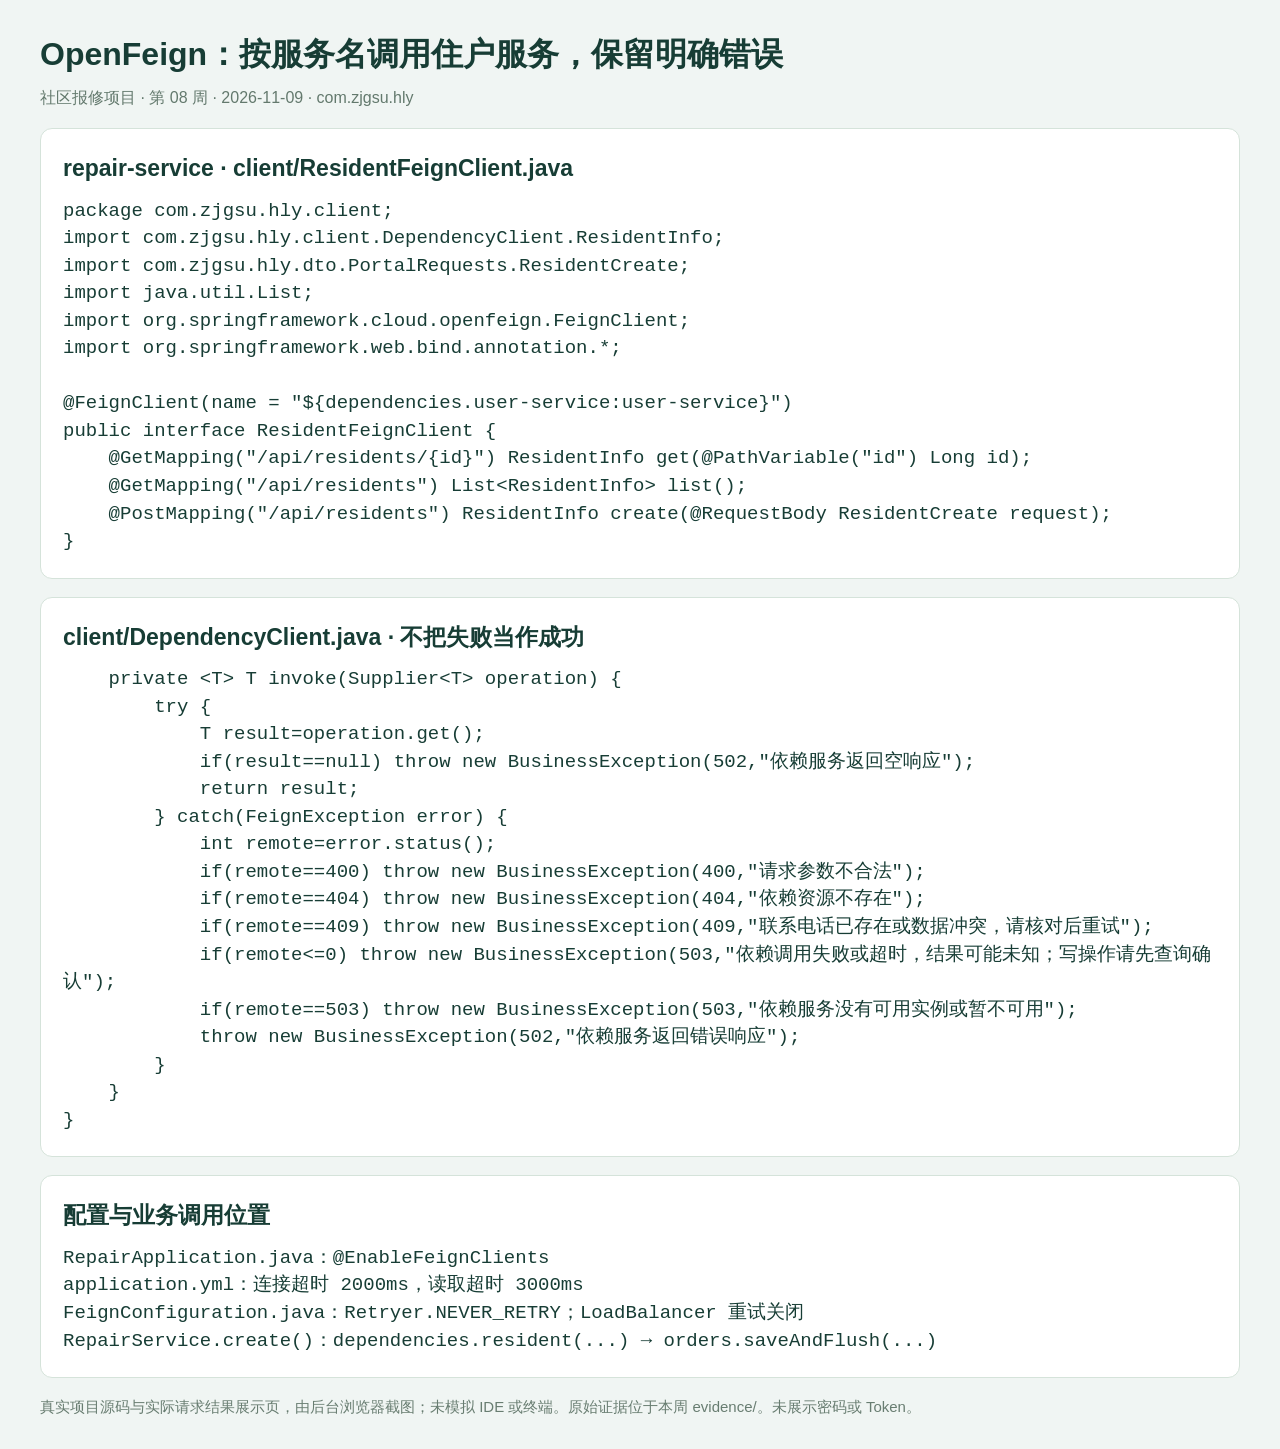
<file: docs/homework/week-08/evidence/01-feign.html>
<!doctype html><meta charset="utf-8"><style>*{box-sizing:border-box}body{margin:0;padding:30px 40px;background:#f0f5f3;color:#173d35;font:19px/1.5 "Microsoft YaHei",sans-serif}h1{font-size:32px;margin:0 0 7px}h2{font-size:23px;margin:0 0 12px}.meta{font-size:16px;color:#63796d}p{margin:8px 0}.card{background:white;border:1px solid #d5e3da;border-radius:12px;padding:22px;margin-top:18px}pre{white-space:pre-wrap;overflow-wrap:anywhere;font:19px/1.45 Consolas,"Microsoft YaHei",monospace;margin:0}table{width:100%;border-collapse:collapse;font-size:20px}th,td{text-align:left;padding:11px;border-bottom:1px solid #dce7df;vertical-align:top}th{background:#eef6f1}.good{color:#087354;font-weight:700}.bad{color:#b54024;font-weight:700}.grid{display:grid;grid-template-columns:1fr 1fr;gap:20px}footer{font-size:15px;color:#687d71;margin-top:18px}</style><h1>OpenFeign：按服务名调用住户服务，保留明确错误</h1><p class="meta">社区报修项目 · 第 08 周 · 2026-11-09 · com.zjgsu.hly</p><div class="card"><h2>repair-service · client/ResidentFeignClient.java</h2><pre>package com.zjgsu.hly.client;
import com.zjgsu.hly.client.DependencyClient.ResidentInfo;
import com.zjgsu.hly.dto.PortalRequests.ResidentCreate;
import java.util.List;
import org.springframework.cloud.openfeign.FeignClient;
import org.springframework.web.bind.annotation.*;

@FeignClient(name = &quot;${dependencies.user-service:user-service}&quot;)
public interface ResidentFeignClient {
    @GetMapping(&quot;/api/residents/{id}&quot;) ResidentInfo get(@PathVariable(&quot;id&quot;) Long id);
    @GetMapping(&quot;/api/residents&quot;) List&lt;ResidentInfo&gt; list();
    @PostMapping(&quot;/api/residents&quot;) ResidentInfo create(@RequestBody ResidentCreate request);
}
</pre></div><div class="card"><h2>client/DependencyClient.java · 不把失败当作成功</h2><pre>    private &lt;T&gt; T invoke(Supplier&lt;T&gt; operation) {
        try {
            T result=operation.get();
            if(result==null) throw new BusinessException(502,&quot;依赖服务返回空响应&quot;);
            return result;
        } catch(FeignException error) {
            int remote=error.status();
            if(remote==400) throw new BusinessException(400,&quot;请求参数不合法&quot;);
            if(remote==404) throw new BusinessException(404,&quot;依赖资源不存在&quot;);
            if(remote==409) throw new BusinessException(409,&quot;联系电话已存在或数据冲突，请核对后重试&quot;);
            if(remote&lt;=0) throw new BusinessException(503,&quot;依赖调用失败或超时，结果可能未知；写操作请先查询确认&quot;);
            if(remote==503) throw new BusinessException(503,&quot;依赖服务没有可用实例或暂不可用&quot;);
            throw new BusinessException(502,&quot;依赖服务返回错误响应&quot;);
        }
    }
}
</pre></div><div class="card"><h2>配置与业务调用位置</h2><pre>RepairApplication.java：@EnableFeignClients
application.yml：连接超时 2000ms，读取超时 3000ms
FeignConfiguration.java：Retryer.NEVER_RETRY；LoadBalancer 重试关闭
RepairService.create()：dependencies.resident(...) → orders.saveAndFlush(...)</pre></div><footer>真实项目源码与实际请求结果展示页，由后台浏览器截图；未模拟 IDE 或终端。原始证据位于本周 evidence/。未展示密码或 Token。</footer>
</file>
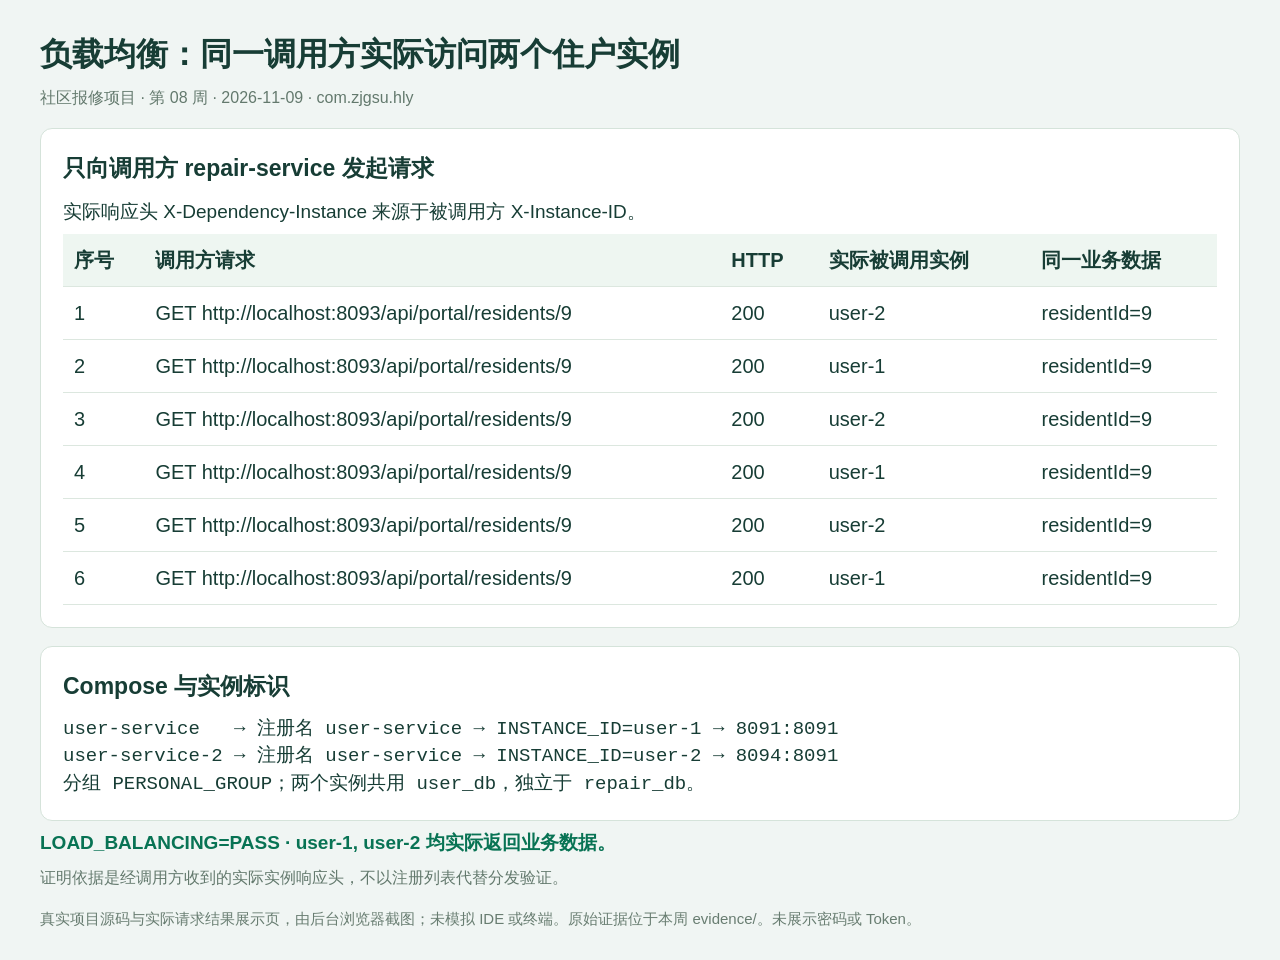
<file: docs/homework/week-08/evidence/02-load-balancing.html>
<!doctype html><meta charset="utf-8"><style>*{box-sizing:border-box}body{margin:0;padding:30px 40px;background:#f0f5f3;color:#173d35;font:19px/1.5 "Microsoft YaHei",sans-serif}h1{font-size:32px;margin:0 0 7px}h2{font-size:23px;margin:0 0 12px}.meta{font-size:16px;color:#63796d}p{margin:8px 0}.card{background:white;border:1px solid #d5e3da;border-radius:12px;padding:22px;margin-top:18px}pre{white-space:pre-wrap;overflow-wrap:anywhere;font:19px/1.45 Consolas,"Microsoft YaHei",monospace;margin:0}table{width:100%;border-collapse:collapse;font-size:20px}th,td{text-align:left;padding:11px;border-bottom:1px solid #dce7df;vertical-align:top}th{background:#eef6f1}.good{color:#087354;font-weight:700}.bad{color:#b54024;font-weight:700}.grid{display:grid;grid-template-columns:1fr 1fr;gap:20px}footer{font-size:15px;color:#687d71;margin-top:18px}</style><h1>负载均衡：同一调用方实际访问两个住户实例</h1><p class="meta">社区报修项目 · 第 08 周 · 2026-11-09 · com.zjgsu.hly</p><div class="card"><h2>只向调用方 repair-service 发起请求</h2><p>实际响应头 X-Dependency-Instance 来源于被调用方 X-Instance-ID。</p><table><tr><th>序号</th><th>调用方请求</th><th>HTTP</th><th>实际被调用实例</th><th>同一业务数据</th></tr><tr><td>1</td><td>GET http://localhost:8093/api/portal/residents/9</td><td>200</td><td>user-2</td><td>residentId=9</td></tr><tr><td>2</td><td>GET http://localhost:8093/api/portal/residents/9</td><td>200</td><td>user-1</td><td>residentId=9</td></tr><tr><td>3</td><td>GET http://localhost:8093/api/portal/residents/9</td><td>200</td><td>user-2</td><td>residentId=9</td></tr><tr><td>4</td><td>GET http://localhost:8093/api/portal/residents/9</td><td>200</td><td>user-1</td><td>residentId=9</td></tr><tr><td>5</td><td>GET http://localhost:8093/api/portal/residents/9</td><td>200</td><td>user-2</td><td>residentId=9</td></tr><tr><td>6</td><td>GET http://localhost:8093/api/portal/residents/9</td><td>200</td><td>user-1</td><td>residentId=9</td></tr></table></div><div class="card"><h2>Compose 与实例标识</h2><pre>user-service   → 注册名 user-service → INSTANCE_ID=user-1 → 8091:8091
user-service-2 → 注册名 user-service → INSTANCE_ID=user-2 → 8094:8091
分组 PERSONAL_GROUP；两个实例共用 user_db，独立于 repair_db。</pre></div><p class="good">LOAD_BALANCING=PASS · user-1, user-2 均实际返回业务数据。</p><p class="meta">证明依据是经调用方收到的实际实例响应头，不以注册列表代替分发验证。</p><footer>真实项目源码与实际请求结果展示页，由后台浏览器截图；未模拟 IDE 或终端。原始证据位于本周 evidence/。未展示密码或 Token。</footer>
</file>
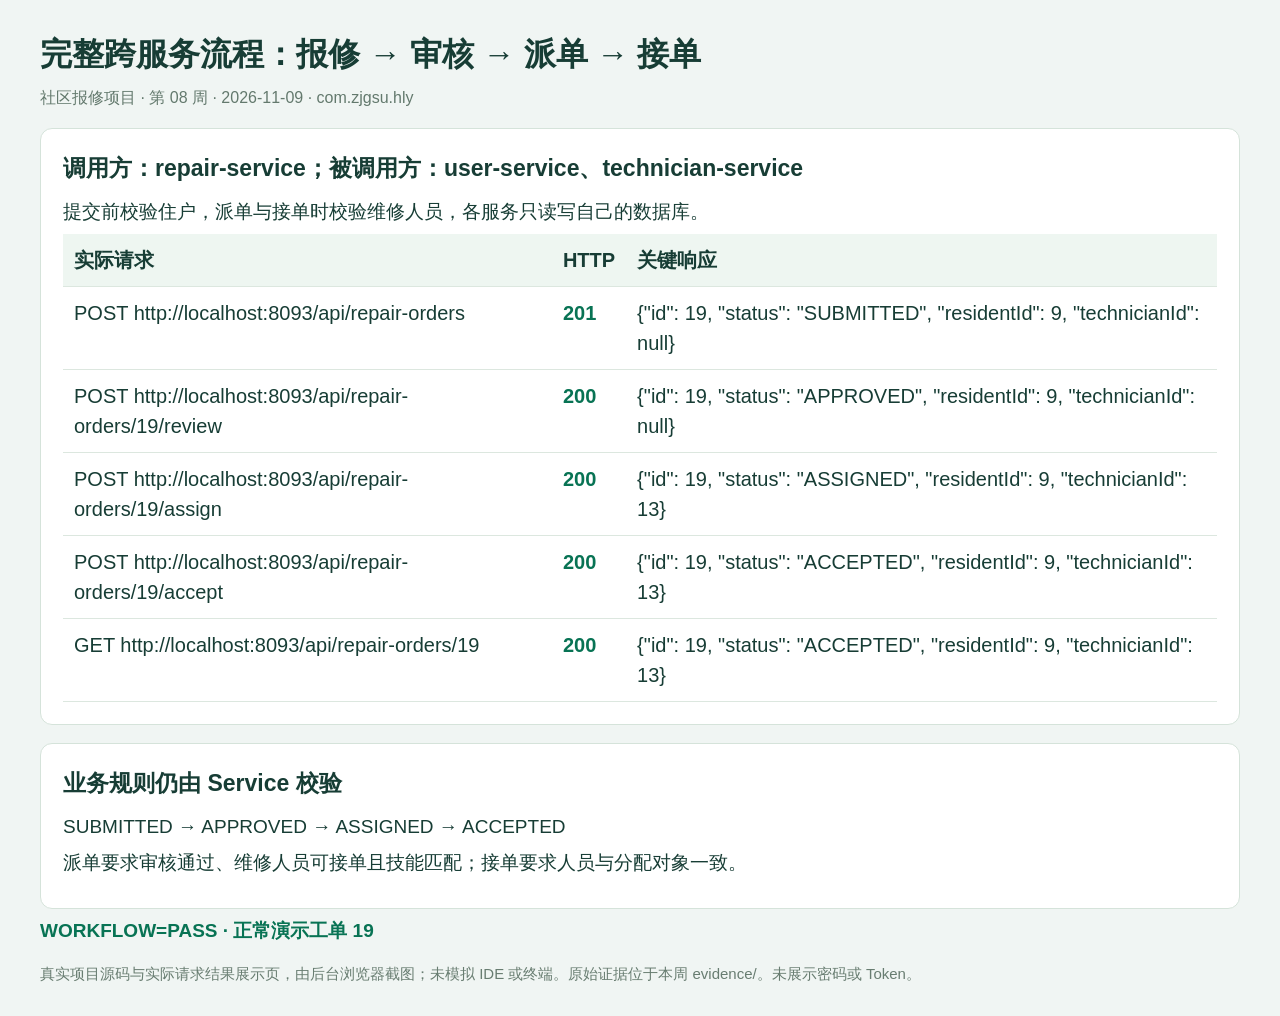
<file: docs/homework/week-08/evidence/03-workflow.html>
<!doctype html><meta charset="utf-8"><style>*{box-sizing:border-box}body{margin:0;padding:30px 40px;background:#f0f5f3;color:#173d35;font:19px/1.5 "Microsoft YaHei",sans-serif}h1{font-size:32px;margin:0 0 7px}h2{font-size:23px;margin:0 0 12px}.meta{font-size:16px;color:#63796d}p{margin:8px 0}.card{background:white;border:1px solid #d5e3da;border-radius:12px;padding:22px;margin-top:18px}pre{white-space:pre-wrap;overflow-wrap:anywhere;font:19px/1.45 Consolas,"Microsoft YaHei",monospace;margin:0}table{width:100%;border-collapse:collapse;font-size:20px}th,td{text-align:left;padding:11px;border-bottom:1px solid #dce7df;vertical-align:top}th{background:#eef6f1}.good{color:#087354;font-weight:700}.bad{color:#b54024;font-weight:700}.grid{display:grid;grid-template-columns:1fr 1fr;gap:20px}footer{font-size:15px;color:#687d71;margin-top:18px}</style><h1>完整跨服务流程：报修 → 审核 → 派单 → 接单</h1><p class="meta">社区报修项目 · 第 08 周 · 2026-11-09 · com.zjgsu.hly</p><div class="card"><h2>调用方：repair-service；被调用方：user-service、technician-service</h2><p>提交前校验住户，派单与接单时校验维修人员，各服务只读写自己的数据库。</p><table><tr><th>实际请求</th><th>HTTP</th><th>关键响应</th></tr><tr><td>POST http://localhost:8093/api/repair-orders</td><td class="good">201</td><td>{&quot;id&quot;: 19, &quot;status&quot;: &quot;SUBMITTED&quot;, &quot;residentId&quot;: 9, &quot;technicianId&quot;: null}</td></tr><tr><td>POST http://localhost:8093/api/repair-orders/19/review</td><td class="good">200</td><td>{&quot;id&quot;: 19, &quot;status&quot;: &quot;APPROVED&quot;, &quot;residentId&quot;: 9, &quot;technicianId&quot;: null}</td></tr><tr><td>POST http://localhost:8093/api/repair-orders/19/assign</td><td class="good">200</td><td>{&quot;id&quot;: 19, &quot;status&quot;: &quot;ASSIGNED&quot;, &quot;residentId&quot;: 9, &quot;technicianId&quot;: 13}</td></tr><tr><td>POST http://localhost:8093/api/repair-orders/19/accept</td><td class="good">200</td><td>{&quot;id&quot;: 19, &quot;status&quot;: &quot;ACCEPTED&quot;, &quot;residentId&quot;: 9, &quot;technicianId&quot;: 13}</td></tr><tr><td>GET http://localhost:8093/api/repair-orders/19</td><td class="good">200</td><td>{&quot;id&quot;: 19, &quot;status&quot;: &quot;ACCEPTED&quot;, &quot;residentId&quot;: 9, &quot;technicianId&quot;: 13}</td></tr></table></div><div class="card"><h2>业务规则仍由 Service 校验</h2><p>SUBMITTED → APPROVED → ASSIGNED → ACCEPTED</p><p>派单要求审核通过、维修人员可接单且技能匹配；接单要求人员与分配对象一致。</p></div><p class="good">WORKFLOW=PASS · 正常演示工单 19</p><footer>真实项目源码与实际请求结果展示页，由后台浏览器截图；未模拟 IDE 或终端。原始证据位于本周 evidence/。未展示密码或 Token。</footer>
</file>
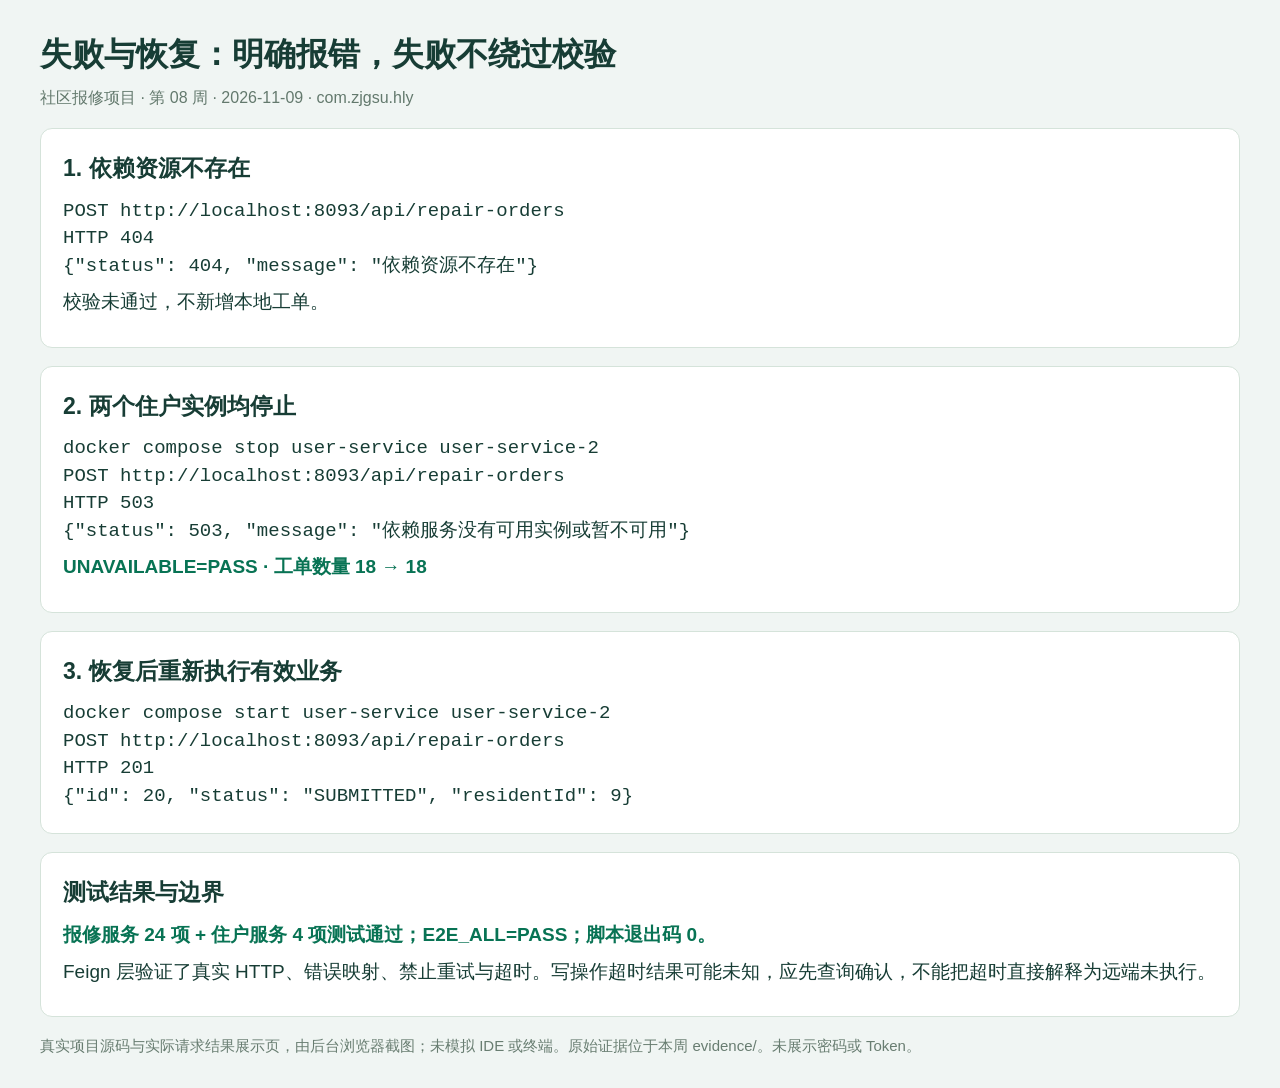
<file: docs/homework/week-08/evidence/04-failure-recovery.html>
<!doctype html><meta charset="utf-8"><style>*{box-sizing:border-box}body{margin:0;padding:30px 40px;background:#f0f5f3;color:#173d35;font:19px/1.5 "Microsoft YaHei",sans-serif}h1{font-size:32px;margin:0 0 7px}h2{font-size:23px;margin:0 0 12px}.meta{font-size:16px;color:#63796d}p{margin:8px 0}.card{background:white;border:1px solid #d5e3da;border-radius:12px;padding:22px;margin-top:18px}pre{white-space:pre-wrap;overflow-wrap:anywhere;font:19px/1.45 Consolas,"Microsoft YaHei",monospace;margin:0}table{width:100%;border-collapse:collapse;font-size:20px}th,td{text-align:left;padding:11px;border-bottom:1px solid #dce7df;vertical-align:top}th{background:#eef6f1}.good{color:#087354;font-weight:700}.bad{color:#b54024;font-weight:700}.grid{display:grid;grid-template-columns:1fr 1fr;gap:20px}footer{font-size:15px;color:#687d71;margin-top:18px}</style><h1>失败与恢复：明确报错，失败不绕过校验</h1><p class="meta">社区报修项目 · 第 08 周 · 2026-11-09 · com.zjgsu.hly</p><div class="card"><h2>1. 依赖资源不存在</h2><pre>POST http://localhost:8093/api/repair-orders
HTTP 404
{&quot;status&quot;: 404, &quot;message&quot;: &quot;依赖资源不存在&quot;}</pre><p>校验未通过，不新增本地工单。</p></div><div class="card"><h2>2. 两个住户实例均停止</h2><pre>docker compose stop user-service user-service-2
POST http://localhost:8093/api/repair-orders
HTTP 503
{&quot;status&quot;: 503, &quot;message&quot;: &quot;依赖服务没有可用实例或暂不可用&quot;}</pre><p class="good">UNAVAILABLE=PASS · 工单数量 18 → 18</p></div><div class="card"><h2>3. 恢复后重新执行有效业务</h2><pre>docker compose start user-service user-service-2
POST http://localhost:8093/api/repair-orders
HTTP 201
{&quot;id&quot;: 20, &quot;status&quot;: &quot;SUBMITTED&quot;, &quot;residentId&quot;: 9}</pre></div><div class="card"><h2>测试结果与边界</h2><p class="good">报修服务 24 项 + 住户服务 4 项测试通过；E2E_ALL=PASS；脚本退出码 0。</p><p>Feign 层验证了真实 HTTP、错误映射、禁止重试与超时。写操作超时结果可能未知，应先查询确认，不能把超时直接解释为远端未执行。</p></div><footer>真实项目源码与实际请求结果展示页，由后台浏览器截图；未模拟 IDE 或终端。原始证据位于本周 evidence/。未展示密码或 Token。</footer>
</file>
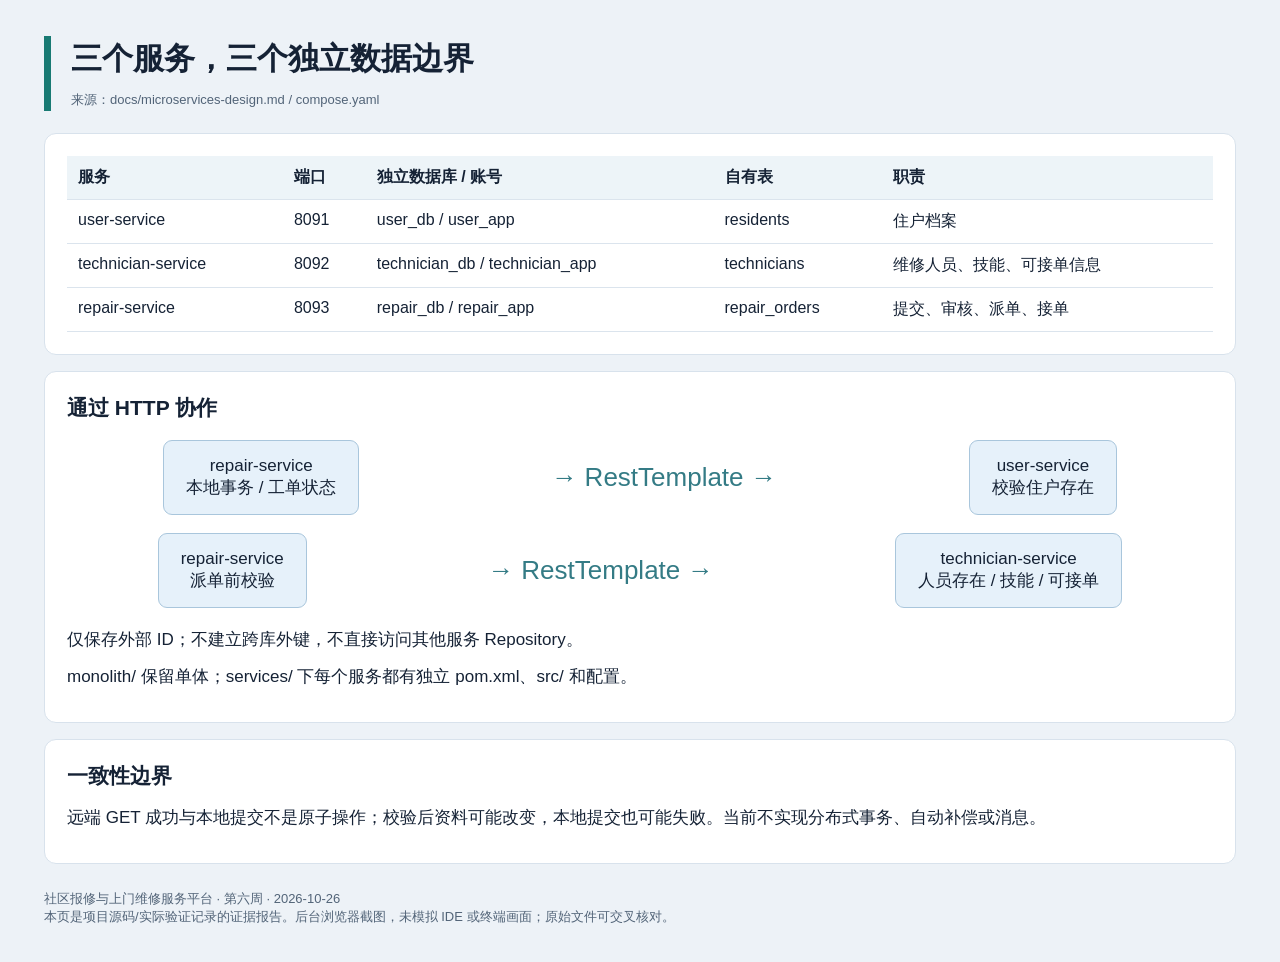
<file: docs/homework/week-06/evidence/pages/01-design.html>
<!doctype html><html lang="zh-CN"><meta charset="utf-8"><title>三个服务，三个独立数据边界</title><style>*{box-sizing:border-box}body{margin:0;padding:36px 44px;background:#edf2f7;color:#152235;font:17px "Microsoft YaHei",Arial,sans-serif}header{border-left:7px solid #187a73;padding:2px 0 2px 20px;margin-bottom:22px}h1{font-size:31px;margin:0 0 9px}h2{font-size:21px;margin:0 0 14px}p{line-height:1.7;margin:8px 0}small{font-size:13px;color:#526478}section{padding:22px;background:white;border:1px solid #d8e2ec;border-radius:12px;margin:16px 0}.grid{display:grid;grid-template-columns:1fr 1fr;gap:18px}.grid section{margin:0}table{width:100%;border-collapse:collapse;font-size:16px}th,td{text-align:left;padding:11px;border-bottom:1px solid #dbe4ed;vertical-align:top}th{background:#edf4f8}pre{white-space:pre-wrap;overflow-wrap:anywhere;line-height:1.5;font:15px Consolas,"Microsoft YaHei",monospace;margin:10px 0 0;color:#dceaf6;background:#172536;padding:17px;border-radius:8px}code{font-family:Consolas,monospace}.ok{color:#10745f;font-weight:bold}.tag{display:inline-block;background:#dff3ec;color:#116651;border-radius:7px;padding:6px 12px}.flow{display:flex;align-items:center;justify-content:space-around;text-align:center;margin:18px 0}.box{background:#e6f1fa;border:1px solid #a9c6dc;border-radius:9px;padding:15px 22px}.arrow{font-size:26px;color:#347b85}.muted{color:#526478}footer{font-size:13px;color:#526478;padding-top:10px}</style><header><h1>三个服务，三个独立数据边界</h1><small>来源：docs/microservices-design.md / compose.yaml</small></header><section><table><thead><tr><th>服务</th><th>端口</th><th>独立数据库 / 账号</th><th>自有表</th><th>职责</th></tr></thead><tbody><tr><td>user-service</td><td>8091</td><td>user_db / user_app</td><td>residents</td><td>住户档案</td></tr><tr><td>technician-service</td><td>8092</td><td>technician_db / technician_app</td><td>technicians</td><td>维修人员、技能、可接单信息</td></tr><tr><td>repair-service</td><td>8093</td><td>repair_db / repair_app</td><td>repair_orders</td><td>提交、审核、派单、接单</td></tr></tbody></table></section><section><h2>通过 HTTP 协作</h2><div class="flow"><div class="box">repair-service<br>本地事务 / 工单状态</div><span class="arrow">→ RestTemplate →</span><div class="box">user-service<br>校验住户存在</div></div><div class="flow"><div class="box">repair-service<br>派单前校验</div><span class="arrow">→ RestTemplate →</span><div class="box">technician-service<br>人员存在 / 技能 / 可接单</div></div><p>仅保存外部 ID；不建立跨库外键，不直接访问其他服务 Repository。</p><p>monolith/ 保留单体；services/ 下每个服务都有独立 pom.xml、src/ 和配置。</p></section><section><h2>一致性边界</h2><p>远端 GET 成功与本地提交不是原子操作；校验后资料可能改变，本地提交也可能失败。当前不实现分布式事务、自动补偿或消息。</p></section><footer>社区报修与上门维修服务平台 · 第六周 · 2026-10-26<br>本页是项目源码/实际验证记录的证据报告。后台浏览器截图，未模拟 IDE 或终端画面；原始文件可交叉核对。</footer></html>
</file>
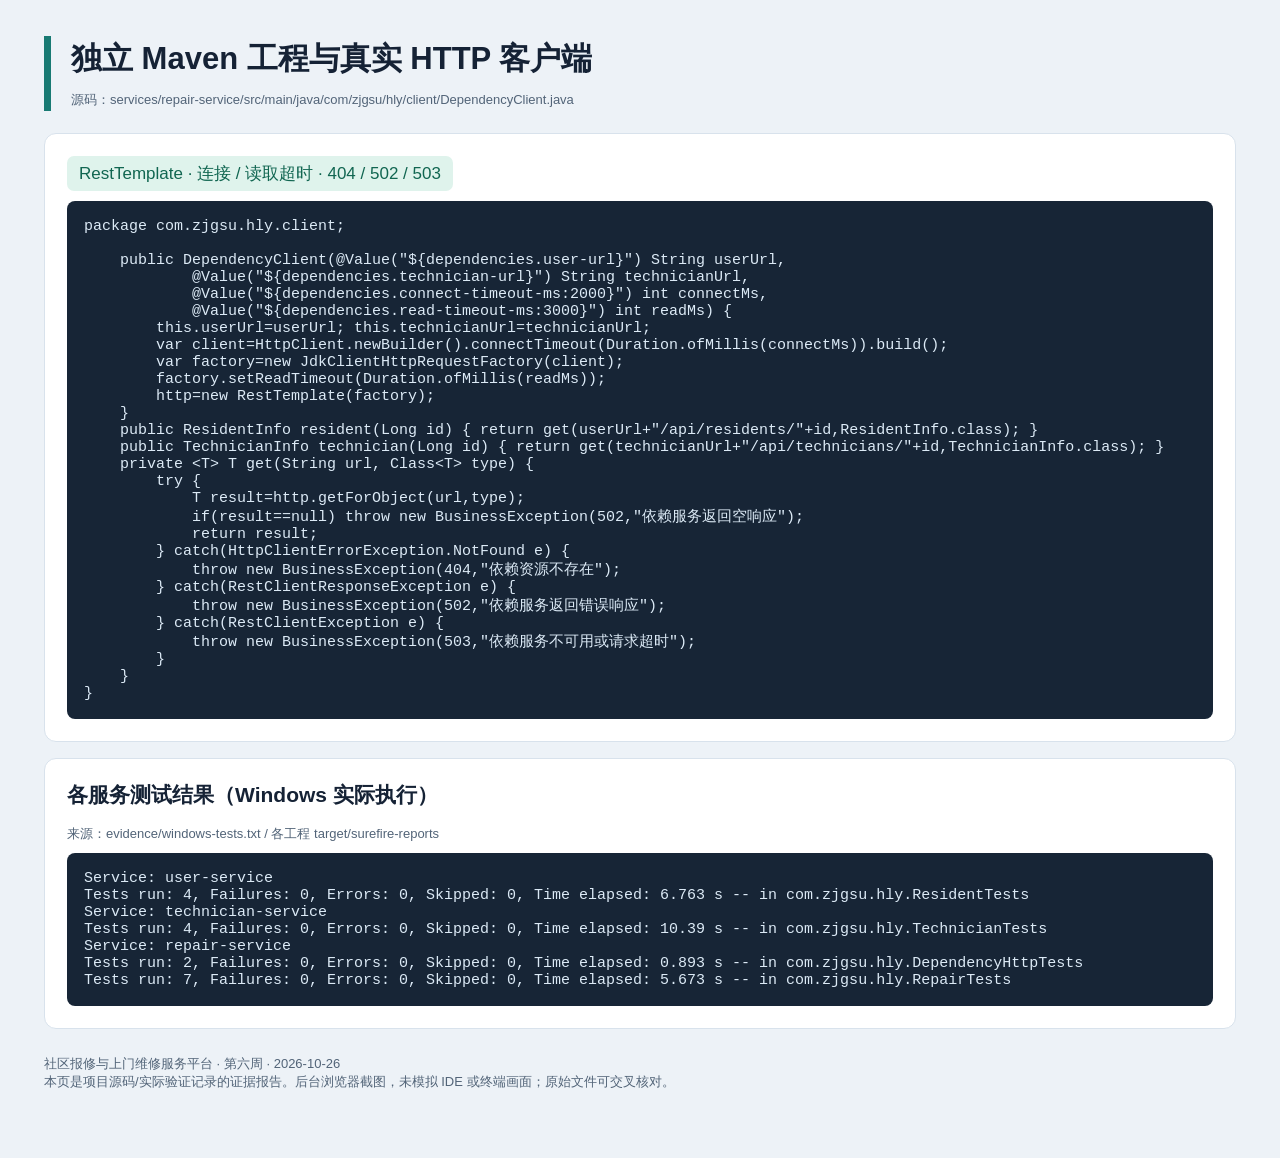
<file: docs/homework/week-06/evidence/pages/02-code-tests.html>
<!doctype html><html lang="zh-CN"><meta charset="utf-8"><title>独立 Maven 工程与真实 HTTP 客户端</title><style>*{box-sizing:border-box}body{margin:0;padding:36px 44px;background:#edf2f7;color:#152235;font:17px "Microsoft YaHei",Arial,sans-serif}header{border-left:7px solid #187a73;padding:2px 0 2px 20px;margin-bottom:22px}h1{font-size:31px;margin:0 0 9px}h2{font-size:21px;margin:0 0 14px}p{line-height:1.7;margin:8px 0}small{font-size:13px;color:#526478}section{padding:22px;background:white;border:1px solid #d8e2ec;border-radius:12px;margin:16px 0}.grid{display:grid;grid-template-columns:1fr 1fr;gap:18px}.grid section{margin:0}table{width:100%;border-collapse:collapse;font-size:16px}th,td{text-align:left;padding:11px;border-bottom:1px solid #dbe4ed;vertical-align:top}th{background:#edf4f8}pre{white-space:pre-wrap;overflow-wrap:anywhere;line-height:1.5;font:15px Consolas,"Microsoft YaHei",monospace;margin:10px 0 0;color:#dceaf6;background:#172536;padding:17px;border-radius:8px}code{font-family:Consolas,monospace}.ok{color:#10745f;font-weight:bold}.tag{display:inline-block;background:#dff3ec;color:#116651;border-radius:7px;padding:6px 12px}.flow{display:flex;align-items:center;justify-content:space-around;text-align:center;margin:18px 0}.box{background:#e6f1fa;border:1px solid #a9c6dc;border-radius:9px;padding:15px 22px}.arrow{font-size:26px;color:#347b85}.muted{color:#526478}footer{font-size:13px;color:#526478;padding-top:10px}</style><header><h1>独立 Maven 工程与真实 HTTP 客户端</h1><small>源码：services/repair-service/src/main/java/com/zjgsu/hly/client/DependencyClient.java</small></header><section><span class="tag">RestTemplate · 连接 / 读取超时 · 404 / 502 / 503</span><pre>package com.zjgsu.hly.client;

    public DependencyClient(@Value(&quot;${dependencies.user-url}&quot;) String userUrl,
            @Value(&quot;${dependencies.technician-url}&quot;) String technicianUrl,
            @Value(&quot;${dependencies.connect-timeout-ms:2000}&quot;) int connectMs,
            @Value(&quot;${dependencies.read-timeout-ms:3000}&quot;) int readMs) {
        this.userUrl=userUrl; this.technicianUrl=technicianUrl;
        var client=HttpClient.newBuilder().connectTimeout(Duration.ofMillis(connectMs)).build();
        var factory=new JdkClientHttpRequestFactory(client);
        factory.setReadTimeout(Duration.ofMillis(readMs));
        http=new RestTemplate(factory);
    }
    public ResidentInfo resident(Long id) { return get(userUrl+&quot;/api/residents/&quot;+id,ResidentInfo.class); }
    public TechnicianInfo technician(Long id) { return get(technicianUrl+&quot;/api/technicians/&quot;+id,TechnicianInfo.class); }
    private &lt;T&gt; T get(String url, Class&lt;T&gt; type) {
        try {
            T result=http.getForObject(url,type);
            if(result==null) throw new BusinessException(502,&quot;依赖服务返回空响应&quot;);
            return result;
        } catch(HttpClientErrorException.NotFound e) {
            throw new BusinessException(404,&quot;依赖资源不存在&quot;);
        } catch(RestClientResponseException e) {
            throw new BusinessException(502,&quot;依赖服务返回错误响应&quot;);
        } catch(RestClientException e) {
            throw new BusinessException(503,&quot;依赖服务不可用或请求超时&quot;);
        }
    }
}
</pre></section><section><h2>各服务测试结果（Windows 实际执行）</h2><small>来源：evidence/windows-tests.txt / 各工程 target/surefire-reports</small><pre>Service: user-service
Tests run: 4, Failures: 0, Errors: 0, Skipped: 0, Time elapsed: 6.763 s -- in com.zjgsu.hly.ResidentTests
Service: technician-service
Tests run: 4, Failures: 0, Errors: 0, Skipped: 0, Time elapsed: 10.39 s -- in com.zjgsu.hly.TechnicianTests
Service: repair-service
Tests run: 2, Failures: 0, Errors: 0, Skipped: 0, Time elapsed: 0.893 s -- in com.zjgsu.hly.DependencyHttpTests
Tests run: 7, Failures: 0, Errors: 0, Skipped: 0, Time elapsed: 5.673 s -- in com.zjgsu.hly.RepairTests</pre></section><footer>社区报修与上门维修服务平台 · 第六周 · 2026-10-26<br>本页是项目源码/实际验证记录的证据报告。后台浏览器截图，未模拟 IDE 或终端画面；原始文件可交叉核对。</footer></html>
</file>
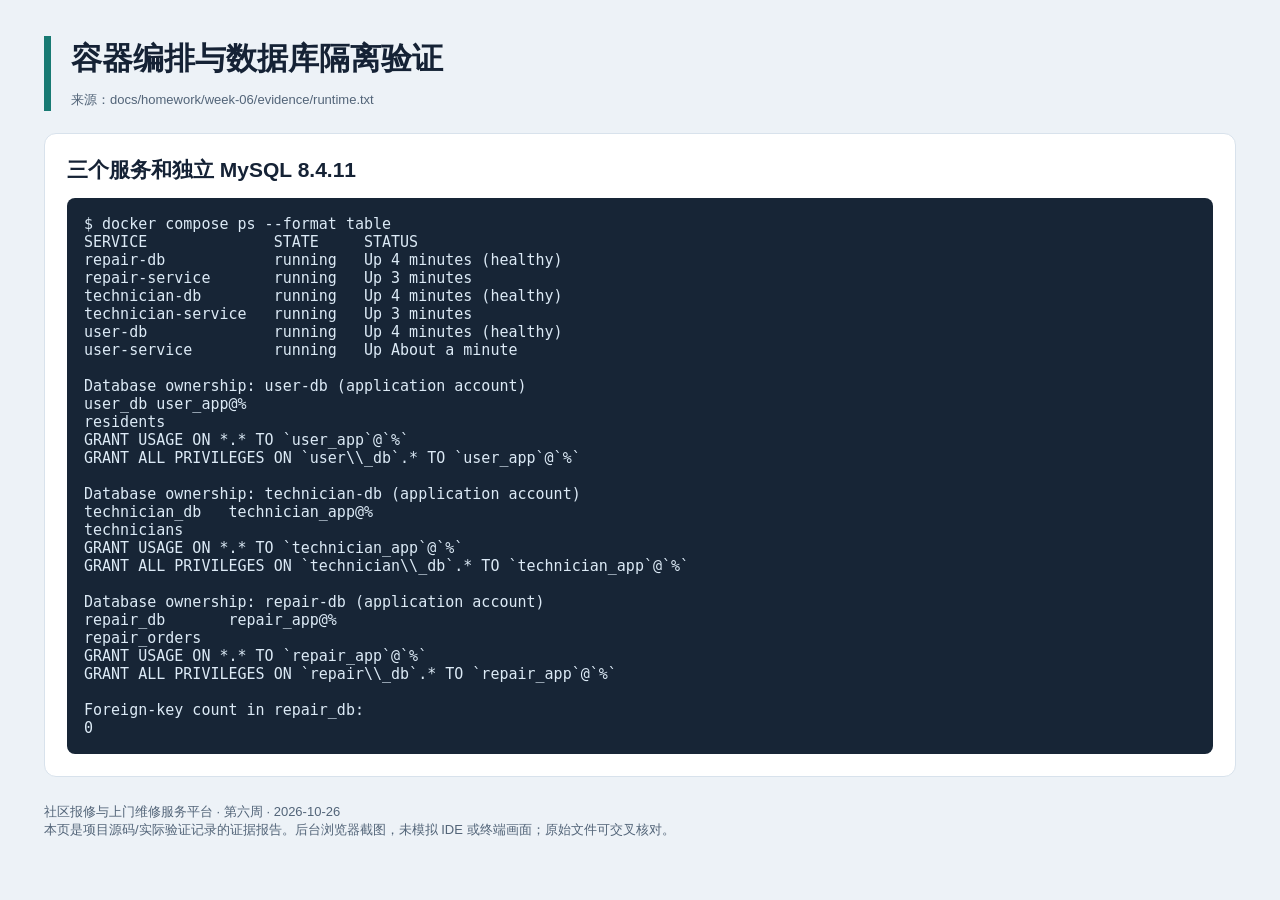
<file: docs/homework/week-06/evidence/pages/03-compose.html>
<!doctype html><html lang="zh-CN"><meta charset="utf-8"><title>容器编排与数据库隔离验证</title><style>*{box-sizing:border-box}body{margin:0;padding:36px 44px;background:#edf2f7;color:#152235;font:17px "Microsoft YaHei",Arial,sans-serif}header{border-left:7px solid #187a73;padding:2px 0 2px 20px;margin-bottom:22px}h1{font-size:31px;margin:0 0 9px}h2{font-size:21px;margin:0 0 14px}p{line-height:1.7;margin:8px 0}small{font-size:13px;color:#526478}section{padding:22px;background:white;border:1px solid #d8e2ec;border-radius:12px;margin:16px 0}.grid{display:grid;grid-template-columns:1fr 1fr;gap:18px}.grid section{margin:0}table{width:100%;border-collapse:collapse;font-size:16px}th,td{text-align:left;padding:11px;border-bottom:1px solid #dbe4ed;vertical-align:top}th{background:#edf4f8}pre{white-space:pre-wrap;overflow-wrap:anywhere;line-height:1.5;font:15px Consolas,"Microsoft YaHei",monospace;margin:10px 0 0;color:#dceaf6;background:#172536;padding:17px;border-radius:8px}code{font-family:Consolas,monospace}.ok{color:#10745f;font-weight:bold}.tag{display:inline-block;background:#dff3ec;color:#116651;border-radius:7px;padding:6px 12px}.flow{display:flex;align-items:center;justify-content:space-around;text-align:center;margin:18px 0}.box{background:#e6f1fa;border:1px solid #a9c6dc;border-radius:9px;padding:15px 22px}.arrow{font-size:26px;color:#347b85}.muted{color:#526478}footer{font-size:13px;color:#526478;padding-top:10px}</style><header><h1>容器编排与数据库隔离验证</h1><small>来源：docs/homework/week-06/evidence/runtime.txt</small></header><section><h2>三个服务和独立 MySQL 8.4.11</h2><pre>$ docker compose ps --format table
SERVICE              STATE     STATUS
repair-db            running   Up 4 minutes (healthy)
repair-service       running   Up 3 minutes
technician-db        running   Up 4 minutes (healthy)
technician-service   running   Up 3 minutes
user-db              running   Up 4 minutes (healthy)
user-service         running   Up About a minute

Database ownership: user-db (application account)
user_db	user_app@%
residents
GRANT USAGE ON *.* TO `user_app`@`%`
GRANT ALL PRIVILEGES ON `user\\_db`.* TO `user_app`@`%`

Database ownership: technician-db (application account)
technician_db	technician_app@%
technicians
GRANT USAGE ON *.* TO `technician_app`@`%`
GRANT ALL PRIVILEGES ON `technician\\_db`.* TO `technician_app`@`%`

Database ownership: repair-db (application account)
repair_db	repair_app@%
repair_orders
GRANT USAGE ON *.* TO `repair_app`@`%`
GRANT ALL PRIVILEGES ON `repair\\_db`.* TO `repair_app`@`%`

Foreign-key count in repair_db:
0
</pre></section><footer>社区报修与上门维修服务平台 · 第六周 · 2026-10-26<br>本页是项目源码/实际验证记录的证据报告。后台浏览器截图，未模拟 IDE 或终端画面；原始文件可交叉核对。</footer></html>
</file>
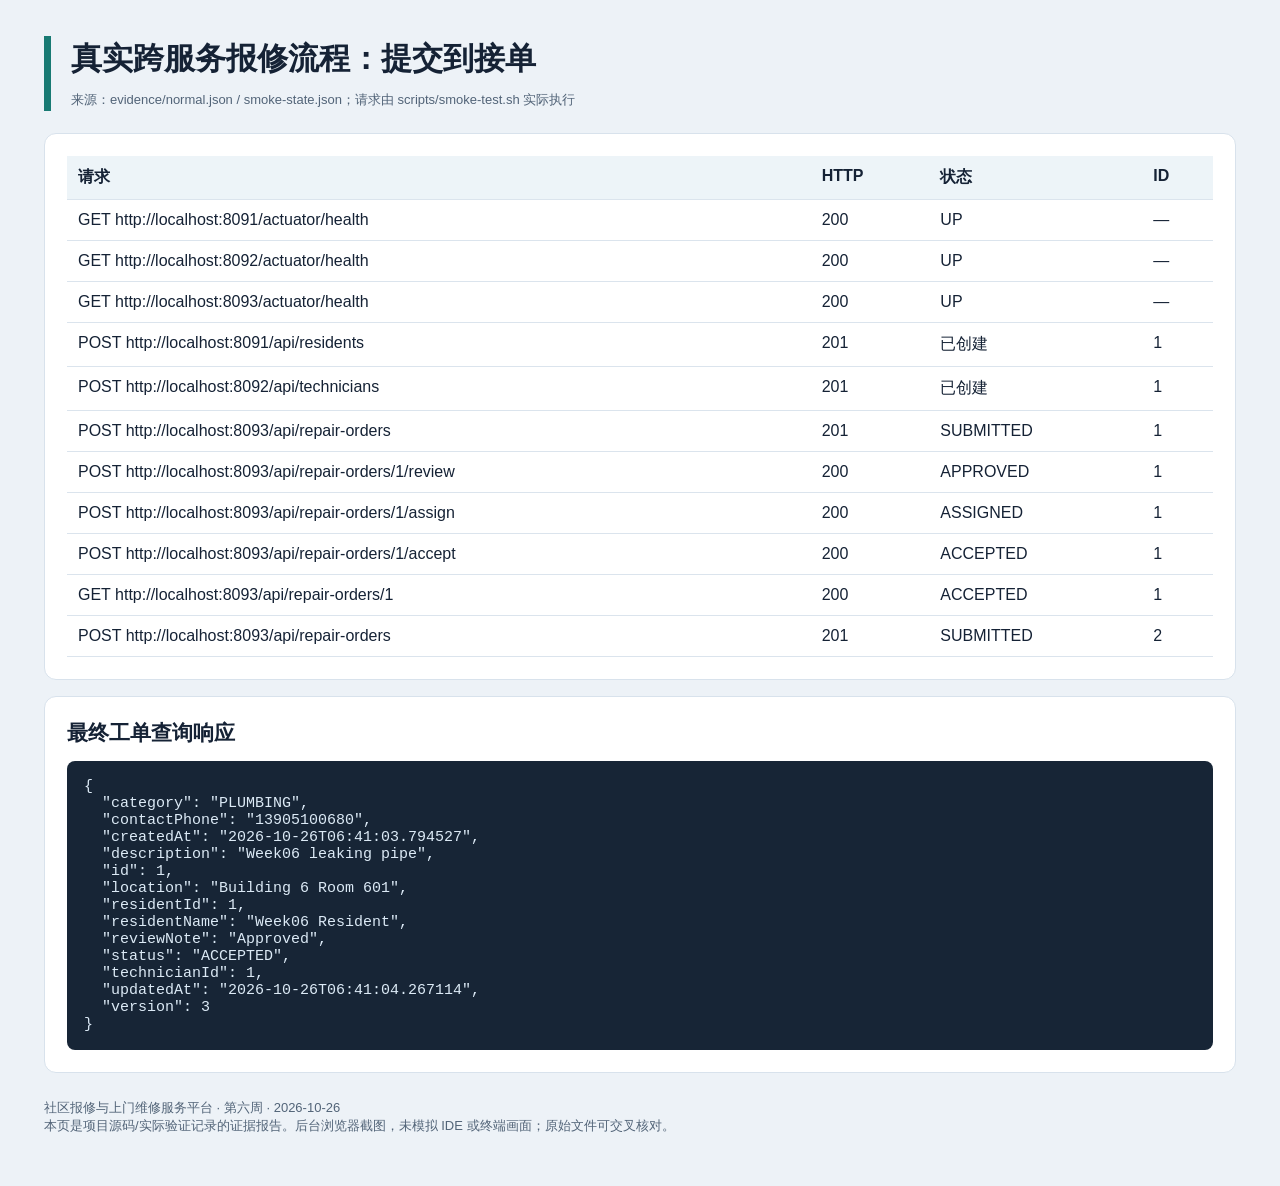
<file: docs/homework/week-06/evidence/pages/04-workflow.html>
<!doctype html><html lang="zh-CN"><meta charset="utf-8"><title>真实跨服务报修流程：提交到接单</title><style>*{box-sizing:border-box}body{margin:0;padding:36px 44px;background:#edf2f7;color:#152235;font:17px "Microsoft YaHei",Arial,sans-serif}header{border-left:7px solid #187a73;padding:2px 0 2px 20px;margin-bottom:22px}h1{font-size:31px;margin:0 0 9px}h2{font-size:21px;margin:0 0 14px}p{line-height:1.7;margin:8px 0}small{font-size:13px;color:#526478}section{padding:22px;background:white;border:1px solid #d8e2ec;border-radius:12px;margin:16px 0}.grid{display:grid;grid-template-columns:1fr 1fr;gap:18px}.grid section{margin:0}table{width:100%;border-collapse:collapse;font-size:16px}th,td{text-align:left;padding:11px;border-bottom:1px solid #dbe4ed;vertical-align:top}th{background:#edf4f8}pre{white-space:pre-wrap;overflow-wrap:anywhere;line-height:1.5;font:15px Consolas,"Microsoft YaHei",monospace;margin:10px 0 0;color:#dceaf6;background:#172536;padding:17px;border-radius:8px}code{font-family:Consolas,monospace}.ok{color:#10745f;font-weight:bold}.tag{display:inline-block;background:#dff3ec;color:#116651;border-radius:7px;padding:6px 12px}.flow{display:flex;align-items:center;justify-content:space-around;text-align:center;margin:18px 0}.box{background:#e6f1fa;border:1px solid #a9c6dc;border-radius:9px;padding:15px 22px}.arrow{font-size:26px;color:#347b85}.muted{color:#526478}footer{font-size:13px;color:#526478;padding-top:10px}</style><header><h1>真实跨服务报修流程：提交到接单</h1><small>来源：evidence/normal.json / smoke-state.json；请求由 scripts/smoke-test.sh 实际执行</small></header><section><table><thead><tr><th>请求</th><th>HTTP</th><th>状态</th><th>ID</th></tr></thead><tbody><tr><td>GET http://localhost:8091/actuator/health</td><td>200</td><td>UP</td><td>—</td></tr><tr><td>GET http://localhost:8092/actuator/health</td><td>200</td><td>UP</td><td>—</td></tr><tr><td>GET http://localhost:8093/actuator/health</td><td>200</td><td>UP</td><td>—</td></tr><tr><td>POST http://localhost:8091/api/residents</td><td>201</td><td>已创建</td><td>1</td></tr><tr><td>POST http://localhost:8092/api/technicians</td><td>201</td><td>已创建</td><td>1</td></tr><tr><td>POST http://localhost:8093/api/repair-orders</td><td>201</td><td>SUBMITTED</td><td>1</td></tr><tr><td>POST http://localhost:8093/api/repair-orders/1/review</td><td>200</td><td>APPROVED</td><td>1</td></tr><tr><td>POST http://localhost:8093/api/repair-orders/1/assign</td><td>200</td><td>ASSIGNED</td><td>1</td></tr><tr><td>POST http://localhost:8093/api/repair-orders/1/accept</td><td>200</td><td>ACCEPTED</td><td>1</td></tr><tr><td>GET http://localhost:8093/api/repair-orders/1</td><td>200</td><td>ACCEPTED</td><td>1</td></tr><tr><td>POST http://localhost:8093/api/repair-orders</td><td>201</td><td>SUBMITTED</td><td>2</td></tr></tbody></table></section><section><h2>最终工单查询响应</h2><pre>{
  &quot;category&quot;: &quot;PLUMBING&quot;,
  &quot;contactPhone&quot;: &quot;13905100680&quot;,
  &quot;createdAt&quot;: &quot;2026-10-26T06:41:03.794527&quot;,
  &quot;description&quot;: &quot;Week06 leaking pipe&quot;,
  &quot;id&quot;: 1,
  &quot;location&quot;: &quot;Building 6 Room 601&quot;,
  &quot;residentId&quot;: 1,
  &quot;residentName&quot;: &quot;Week06 Resident&quot;,
  &quot;reviewNote&quot;: &quot;Approved&quot;,
  &quot;status&quot;: &quot;ACCEPTED&quot;,
  &quot;technicianId&quot;: 1,
  &quot;updatedAt&quot;: &quot;2026-10-26T06:41:04.267114&quot;,
  &quot;version&quot;: 3
}</pre></section><footer>社区报修与上门维修服务平台 · 第六周 · 2026-10-26<br>本页是项目源码/实际验证记录的证据报告。后台浏览器截图，未模拟 IDE 或终端画面；原始文件可交叉核对。</footer></html>
</file>
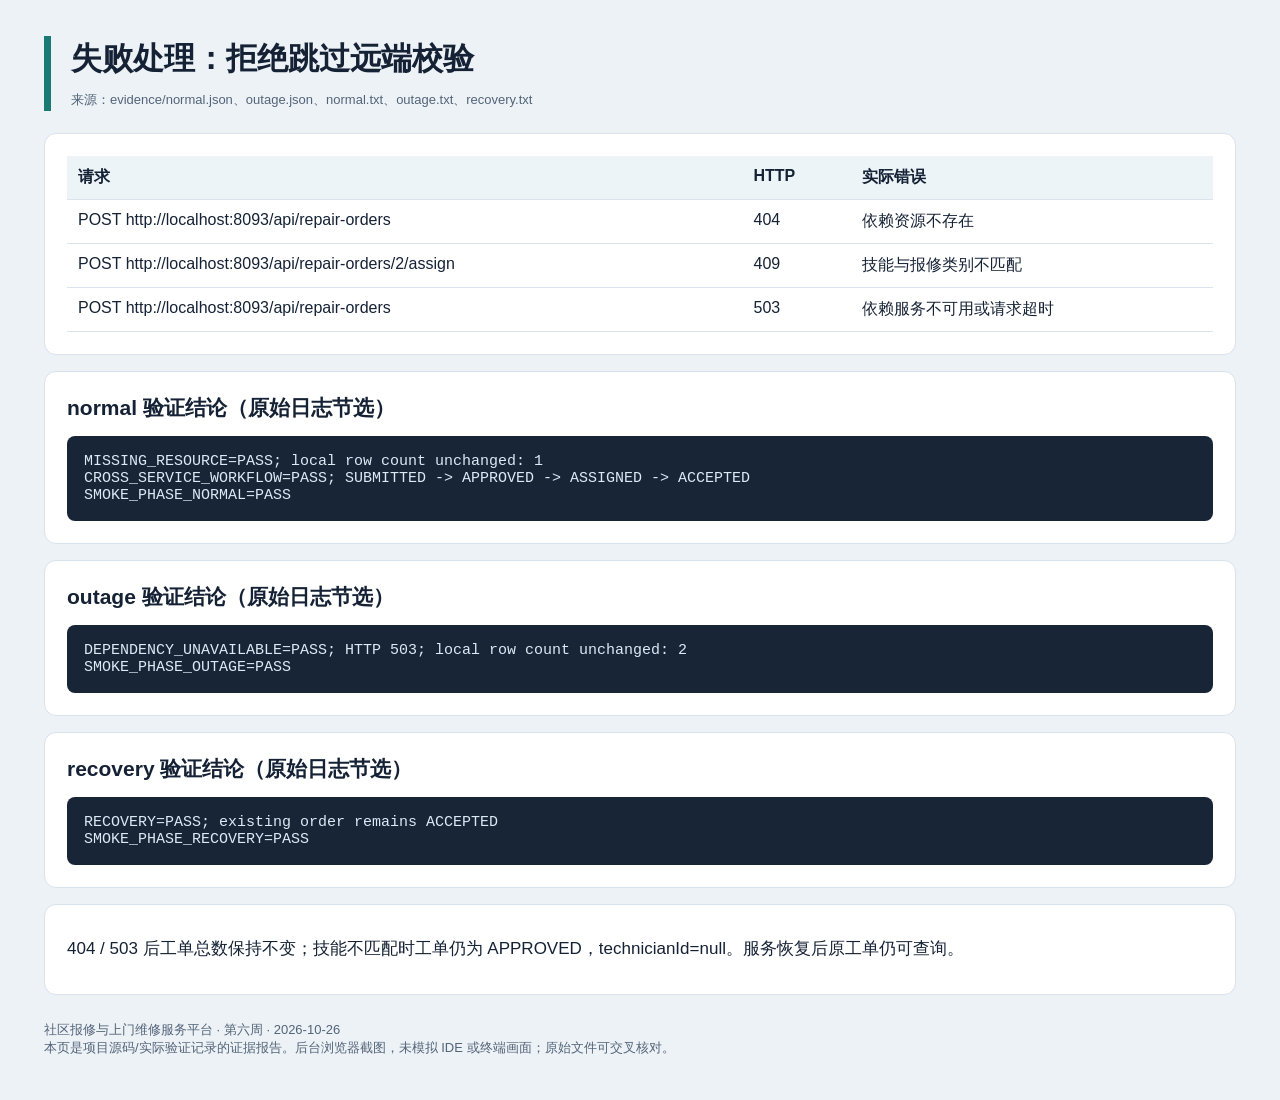
<file: docs/homework/week-06/evidence/pages/05-failures.html>
<!doctype html><html lang="zh-CN"><meta charset="utf-8"><title>失败处理：拒绝跳过远端校验</title><style>*{box-sizing:border-box}body{margin:0;padding:36px 44px;background:#edf2f7;color:#152235;font:17px "Microsoft YaHei",Arial,sans-serif}header{border-left:7px solid #187a73;padding:2px 0 2px 20px;margin-bottom:22px}h1{font-size:31px;margin:0 0 9px}h2{font-size:21px;margin:0 0 14px}p{line-height:1.7;margin:8px 0}small{font-size:13px;color:#526478}section{padding:22px;background:white;border:1px solid #d8e2ec;border-radius:12px;margin:16px 0}.grid{display:grid;grid-template-columns:1fr 1fr;gap:18px}.grid section{margin:0}table{width:100%;border-collapse:collapse;font-size:16px}th,td{text-align:left;padding:11px;border-bottom:1px solid #dbe4ed;vertical-align:top}th{background:#edf4f8}pre{white-space:pre-wrap;overflow-wrap:anywhere;line-height:1.5;font:15px Consolas,"Microsoft YaHei",monospace;margin:10px 0 0;color:#dceaf6;background:#172536;padding:17px;border-radius:8px}code{font-family:Consolas,monospace}.ok{color:#10745f;font-weight:bold}.tag{display:inline-block;background:#dff3ec;color:#116651;border-radius:7px;padding:6px 12px}.flow{display:flex;align-items:center;justify-content:space-around;text-align:center;margin:18px 0}.box{background:#e6f1fa;border:1px solid #a9c6dc;border-radius:9px;padding:15px 22px}.arrow{font-size:26px;color:#347b85}.muted{color:#526478}footer{font-size:13px;color:#526478;padding-top:10px}</style><header><h1>失败处理：拒绝跳过远端校验</h1><small>来源：evidence/normal.json、outage.json、normal.txt、outage.txt、recovery.txt</small></header><section><table><thead><tr><th>请求</th><th>HTTP</th><th>实际错误</th></tr></thead><tbody><tr><td>POST http://localhost:8093/api/repair-orders</td><td>404</td><td>依赖资源不存在</td></tr><tr><td>POST http://localhost:8093/api/repair-orders/2/assign</td><td>409</td><td>技能与报修类别不匹配</td></tr><tr><td>POST http://localhost:8093/api/repair-orders</td><td>503</td><td>依赖服务不可用或请求超时</td></tr></tbody></table></section><section><h2>normal 验证结论（原始日志节选）</h2><pre>MISSING_RESOURCE=PASS; local row count unchanged: 1
CROSS_SERVICE_WORKFLOW=PASS; SUBMITTED -&gt; APPROVED -&gt; ASSIGNED -&gt; ACCEPTED
SMOKE_PHASE_NORMAL=PASS</pre></section><section><h2>outage 验证结论（原始日志节选）</h2><pre>DEPENDENCY_UNAVAILABLE=PASS; HTTP 503; local row count unchanged: 2
SMOKE_PHASE_OUTAGE=PASS</pre></section><section><h2>recovery 验证结论（原始日志节选）</h2><pre>RECOVERY=PASS; existing order remains ACCEPTED
SMOKE_PHASE_RECOVERY=PASS</pre></section><section><p>404 / 503 后工单总数保持不变；技能不匹配时工单仍为 APPROVED，technicianId=null。服务恢复后原工单仍可查询。</p></section><footer>社区报修与上门维修服务平台 · 第六周 · 2026-10-26<br>本页是项目源码/实际验证记录的证据报告。后台浏览器截图，未模拟 IDE 或终端画面；原始文件可交叉核对。</footer></html>
</file>
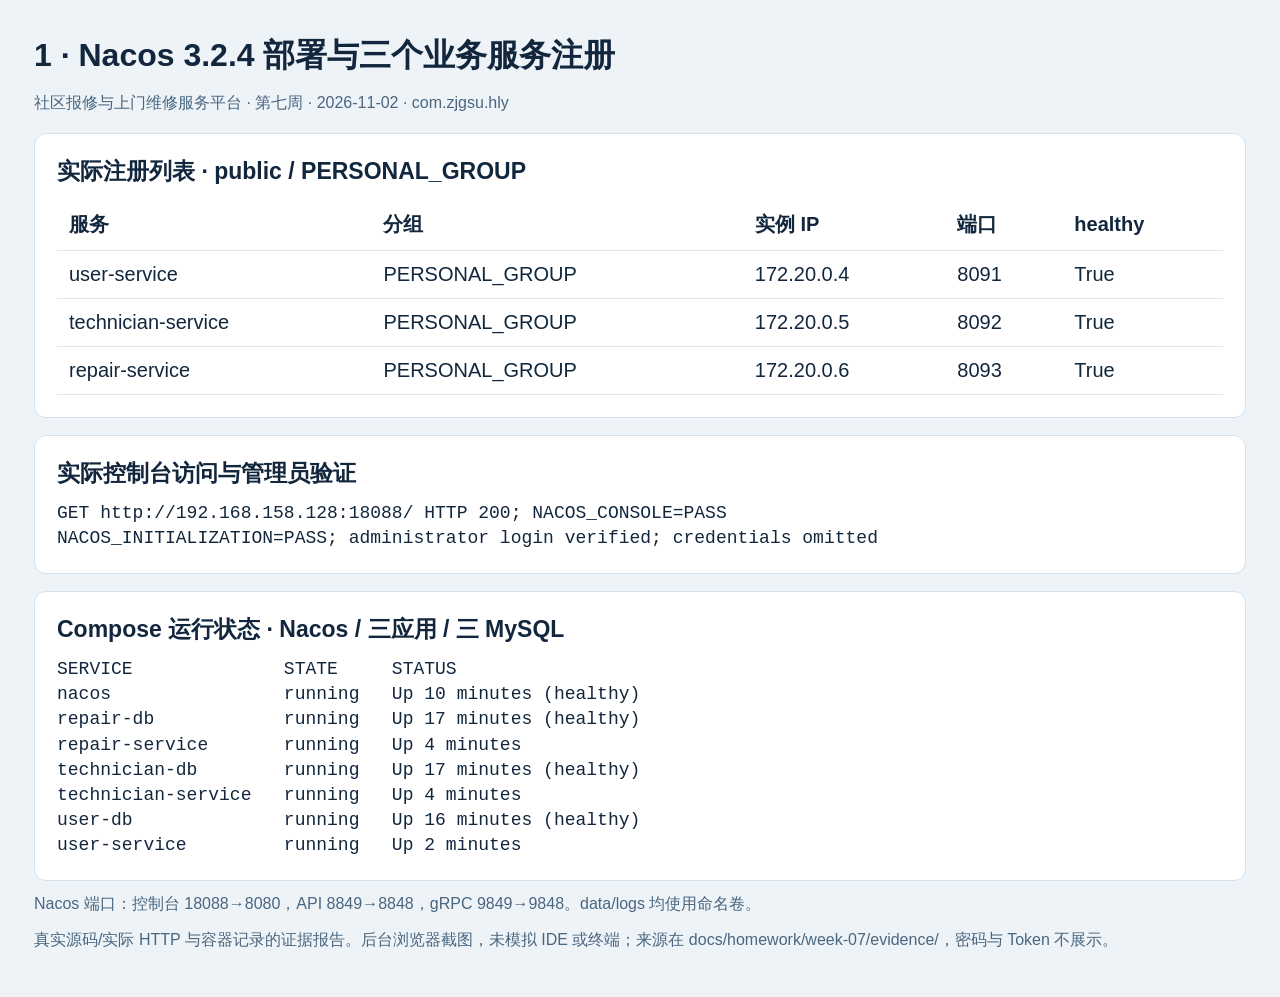
<file: docs/homework/week-07/evidence/pages/01-registration.html>
<!doctype html><meta charset="utf-8"><style>body{margin:0;padding:34px;background:#eef3f8;color:#12273d;font:20px "Microsoft YaHei",sans-serif}h1{font-size:32px;margin:0 0 12px}h2{font-size:23px;margin:0 0 12px}p{line-height:1.6;margin:10px 0}.card{background:white;border:1px solid #d4e1ed;border-radius:12px;padding:22px;margin-top:17px}pre{white-space:pre-wrap;word-break:break-word;margin:0;font:18px/1.4 Consolas,"Microsoft YaHei",monospace}table{border-collapse:collapse;width:100%;font-size:20px}th,td{text-align:left;padding:12px;border-bottom:1px solid #dde5ef}.small{font-size:16px;color:#49667f}.ok{color:#087c63}</style><h1>1 · Nacos 3.2.4 部署与三个业务服务注册</h1><p class="small">社区报修与上门维修服务平台 · 第七周 · 2026-11-02 · com.zjgsu.hly</p><div class="card"><h2>实际注册列表 · public / PERSONAL_GROUP</h2><table><tr><th>服务</th><th>分组</th><th>实例 IP</th><th>端口</th><th>healthy</th></tr><tr><td>user-service</td><td>PERSONAL_GROUP</td><td>172.20.0.4</td><td>8091</td><td>True</td></tr><tr><td>technician-service</td><td>PERSONAL_GROUP</td><td>172.20.0.5</td><td>8092</td><td>True</td></tr><tr><td>repair-service</td><td>PERSONAL_GROUP</td><td>172.20.0.6</td><td>8093</td><td>True</td></tr></table></div><div class="card"><h2>实际控制台访问与管理员验证</h2><pre>GET http://192.168.158.128:18088/ HTTP 200; NACOS_CONSOLE=PASS
NACOS_INITIALIZATION=PASS; administrator login verified; credentials omitted
</pre></div><div class="card"><h2>Compose 运行状态 · Nacos / 三应用 / 三 MySQL</h2><pre>SERVICE              STATE     STATUS
nacos                running   Up 10 minutes (healthy)
repair-db            running   Up 17 minutes (healthy)
repair-service       running   Up 4 minutes
technician-db        running   Up 17 minutes (healthy)
technician-service   running   Up 4 minutes
user-db              running   Up 16 minutes (healthy)
user-service         running   Up 2 minutes
</pre></div><p class="small">Nacos 端口：控制台 18088→8080，API 8849→8848，gRPC 9849→9848。data/logs 均使用命名卷。</p><p class="small">真实源码/实际 HTTP 与容器记录的证据报告。后台浏览器截图，未模拟 IDE 或终端；来源在 docs/homework/week-07/evidence/，密码与 Token 不展示。</p>
</file>
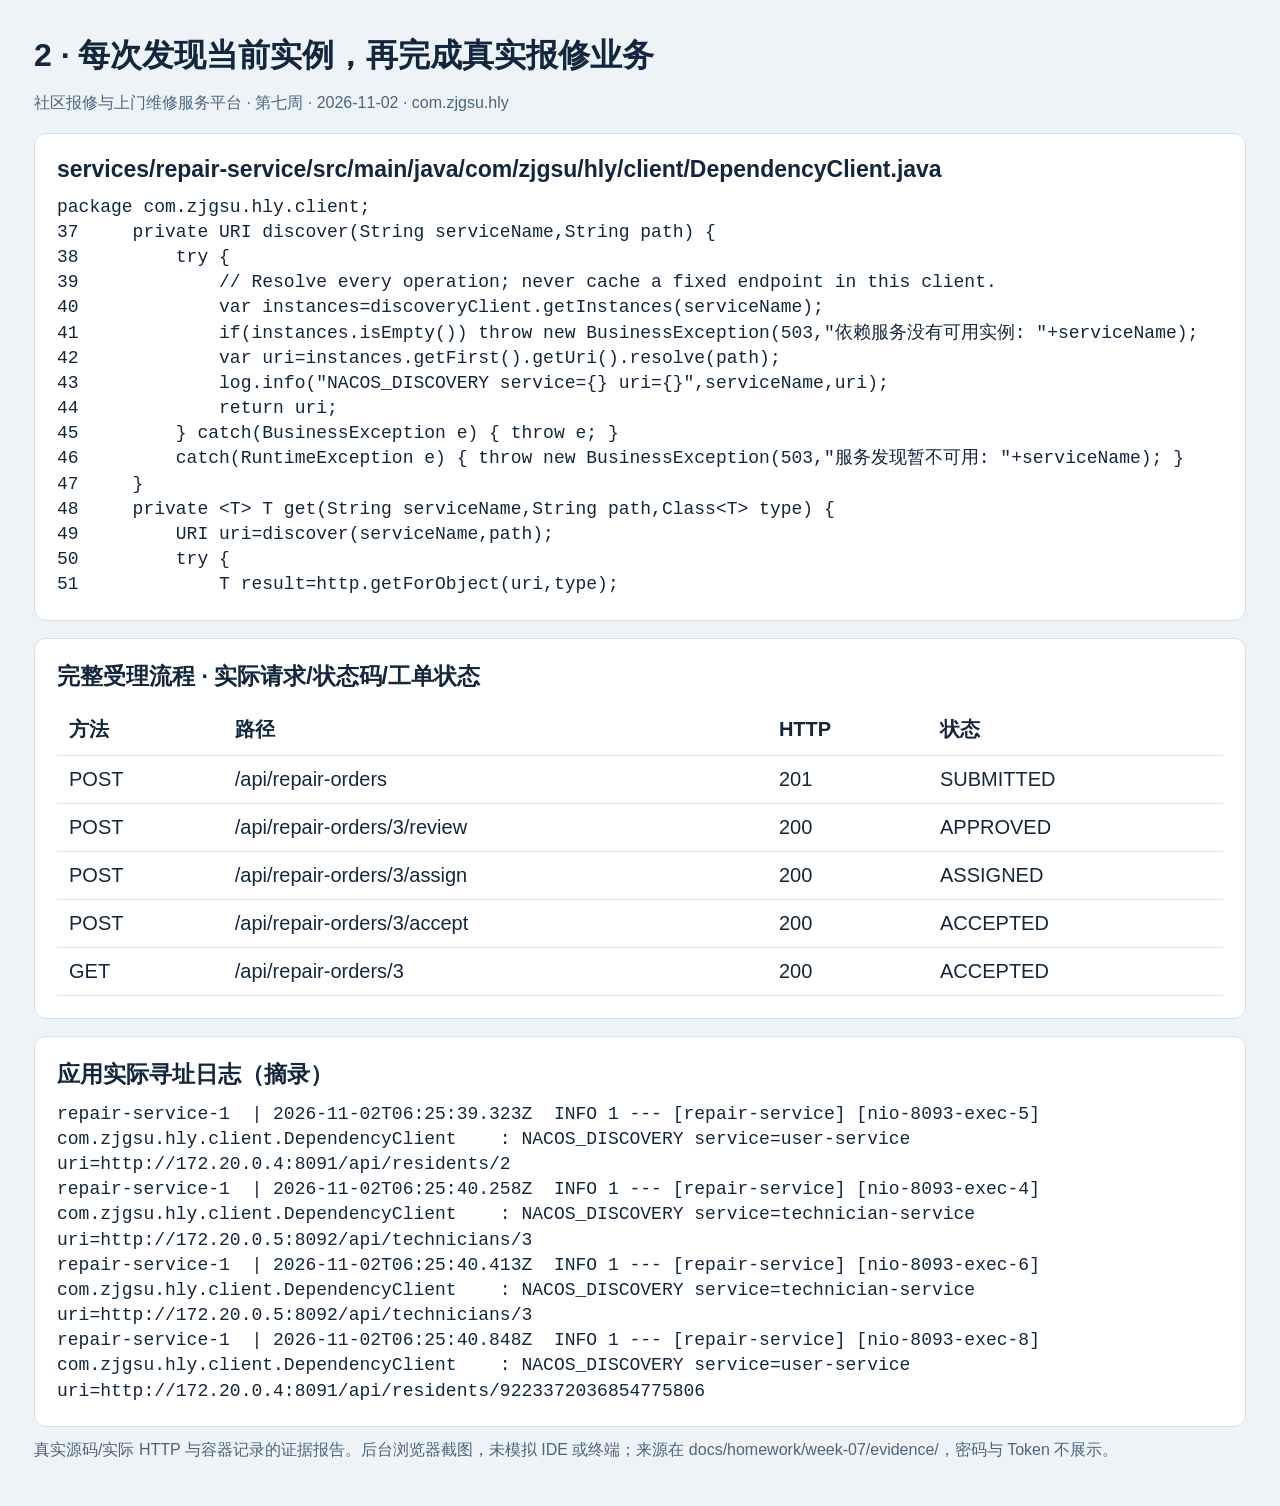
<file: docs/homework/week-07/evidence/pages/02-discovery-workflow.html>
<!doctype html><meta charset="utf-8"><style>body{margin:0;padding:34px;background:#eef3f8;color:#12273d;font:20px "Microsoft YaHei",sans-serif}h1{font-size:32px;margin:0 0 12px}h2{font-size:23px;margin:0 0 12px}p{line-height:1.6;margin:10px 0}.card{background:white;border:1px solid #d4e1ed;border-radius:12px;padding:22px;margin-top:17px}pre{white-space:pre-wrap;word-break:break-word;margin:0;font:18px/1.4 Consolas,"Microsoft YaHei",monospace}table{border-collapse:collapse;width:100%;font-size:20px}th,td{text-align:left;padding:12px;border-bottom:1px solid #dde5ef}.small{font-size:16px;color:#49667f}.ok{color:#087c63}</style><h1>2 · 每次发现当前实例，再完成真实报修业务</h1><p class="small">社区报修与上门维修服务平台 · 第七周 · 2026-11-02 · com.zjgsu.hly</p><div class="card"><h2>services/repair-service/src/main/java/com/zjgsu/hly/client/DependencyClient.java</h2><pre>package com.zjgsu.hly.client;
37     private URI discover(String serviceName,String path) {
38         try {
39             // Resolve every operation; never cache a fixed endpoint in this client.
40             var instances=discoveryClient.getInstances(serviceName);
41             if(instances.isEmpty()) throw new BusinessException(503,&quot;依赖服务没有可用实例: &quot;+serviceName);
42             var uri=instances.getFirst().getUri().resolve(path);
43             log.info(&quot;NACOS_DISCOVERY service={} uri={}&quot;,serviceName,uri);
44             return uri;
45         } catch(BusinessException e) { throw e; }
46         catch(RuntimeException e) { throw new BusinessException(503,&quot;服务发现暂不可用: &quot;+serviceName); }
47     }
48     private &lt;T&gt; T get(String serviceName,String path,Class&lt;T&gt; type) {
49         URI uri=discover(serviceName,path);
50         try {
51             T result=http.getForObject(uri,type);</pre></div><div class="card"><h2>完整受理流程 · 实际请求/状态码/工单状态</h2><table><tr><th>方法</th><th>路径</th><th>HTTP</th><th>状态</th></tr><tr><td>POST</td><td>/api/repair-orders</td><td>201</td><td>SUBMITTED</td></tr><tr><td>POST</td><td>/api/repair-orders/3/review</td><td>200</td><td>APPROVED</td></tr><tr><td>POST</td><td>/api/repair-orders/3/assign</td><td>200</td><td>ASSIGNED</td></tr><tr><td>POST</td><td>/api/repair-orders/3/accept</td><td>200</td><td>ACCEPTED</td></tr><tr><td>GET</td><td>/api/repair-orders/3</td><td>200</td><td>ACCEPTED</td></tr></table></div><div class="card"><h2>应用实际寻址日志（摘录）</h2><pre>repair-service-1  | 2026-11-02T06:25:39.323Z  INFO 1 --- [repair-service] [nio-8093-exec-5] com.zjgsu.hly.client.DependencyClient    : NACOS_DISCOVERY service=user-service uri=http://172.20.0.4:8091/api/residents/2
repair-service-1  | 2026-11-02T06:25:40.258Z  INFO 1 --- [repair-service] [nio-8093-exec-4] com.zjgsu.hly.client.DependencyClient    : NACOS_DISCOVERY service=technician-service uri=http://172.20.0.5:8092/api/technicians/3
repair-service-1  | 2026-11-02T06:25:40.413Z  INFO 1 --- [repair-service] [nio-8093-exec-6] com.zjgsu.hly.client.DependencyClient    : NACOS_DISCOVERY service=technician-service uri=http://172.20.0.5:8092/api/technicians/3
repair-service-1  | 2026-11-02T06:25:40.848Z  INFO 1 --- [repair-service] [nio-8093-exec-8] com.zjgsu.hly.client.DependencyClient    : NACOS_DISCOVERY service=user-service uri=http://172.20.0.4:8091/api/residents/9223372036854775806</pre></div><p class="small">真实源码/实际 HTTP 与容器记录的证据报告。后台浏览器截图，未模拟 IDE 或终端；来源在 docs/homework/week-07/evidence/，密码与 Token 不展示。</p>
</file>
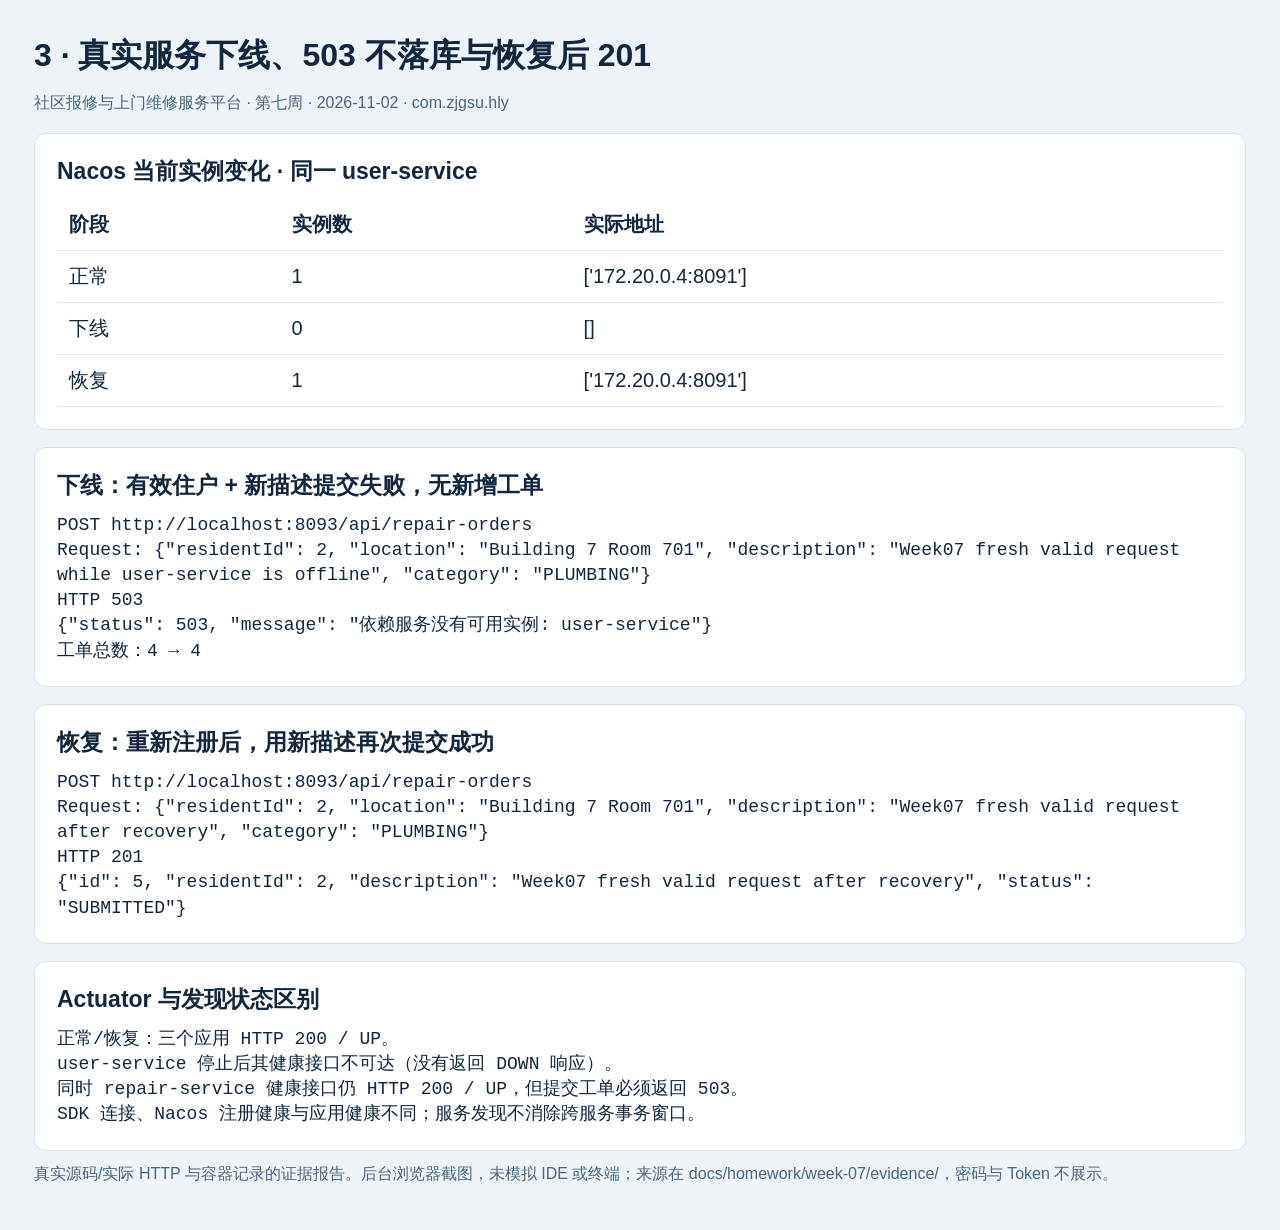
<file: docs/homework/week-07/evidence/pages/03-offline-recovery.html>
<!doctype html><meta charset="utf-8"><style>body{margin:0;padding:34px;background:#eef3f8;color:#12273d;font:20px "Microsoft YaHei",sans-serif}h1{font-size:32px;margin:0 0 12px}h2{font-size:23px;margin:0 0 12px}p{line-height:1.6;margin:10px 0}.card{background:white;border:1px solid #d4e1ed;border-radius:12px;padding:22px;margin-top:17px}pre{white-space:pre-wrap;word-break:break-word;margin:0;font:18px/1.4 Consolas,"Microsoft YaHei",monospace}table{border-collapse:collapse;width:100%;font-size:20px}th,td{text-align:left;padding:12px;border-bottom:1px solid #dde5ef}.small{font-size:16px;color:#49667f}.ok{color:#087c63}</style><h1>3 · 真实服务下线、503 不落库与恢复后 201</h1><p class="small">社区报修与上门维修服务平台 · 第七周 · 2026-11-02 · com.zjgsu.hly</p><div class="card"><h2>Nacos 当前实例变化 · 同一 user-service</h2><table><tr><th>阶段</th><th>实例数</th><th>实际地址</th></tr><tr><td>正常</td><td>1</td><td>[&#x27;172.20.0.4:8091&#x27;]</td></tr><tr><td>下线</td><td>0</td><td>[]</td></tr><tr><td>恢复</td><td>1</td><td>[&#x27;172.20.0.4:8091&#x27;]</td></tr></table></div><div class="card"><h2>下线：有效住户 + 新描述提交失败，无新增工单</h2><pre>POST http://localhost:8093/api/repair-orders
Request: {&quot;residentId&quot;: 2, &quot;location&quot;: &quot;Building 7 Room 701&quot;, &quot;description&quot;: &quot;Week07 fresh valid request while user-service is offline&quot;, &quot;category&quot;: &quot;PLUMBING&quot;}
HTTP 503
{&quot;status&quot;: 503, &quot;message&quot;: &quot;依赖服务没有可用实例: user-service&quot;}
工单总数：4 → 4</pre></div><div class="card"><h2>恢复：重新注册后，用新描述再次提交成功</h2><pre>POST http://localhost:8093/api/repair-orders
Request: {&quot;residentId&quot;: 2, &quot;location&quot;: &quot;Building 7 Room 701&quot;, &quot;description&quot;: &quot;Week07 fresh valid request after recovery&quot;, &quot;category&quot;: &quot;PLUMBING&quot;}
HTTP 201
{&quot;id&quot;: 5, &quot;residentId&quot;: 2, &quot;description&quot;: &quot;Week07 fresh valid request after recovery&quot;, &quot;status&quot;: &quot;SUBMITTED&quot;}</pre></div><div class="card"><h2>Actuator 与发现状态区别</h2><pre>正常/恢复：三个应用 HTTP 200 / UP。
user-service 停止后其健康接口不可达（没有返回 DOWN 响应）。
同时 repair-service 健康接口仍 HTTP 200 / UP，但提交工单必须返回 503。
SDK 连接、Nacos 注册健康与应用健康不同；服务发现不消除跨服务事务窗口。</pre></div><p class="small">真实源码/实际 HTTP 与容器记录的证据报告。后台浏览器截图，未模拟 IDE 或终端；来源在 docs/homework/week-07/evidence/，密码与 Token 不展示。</p>
</file>
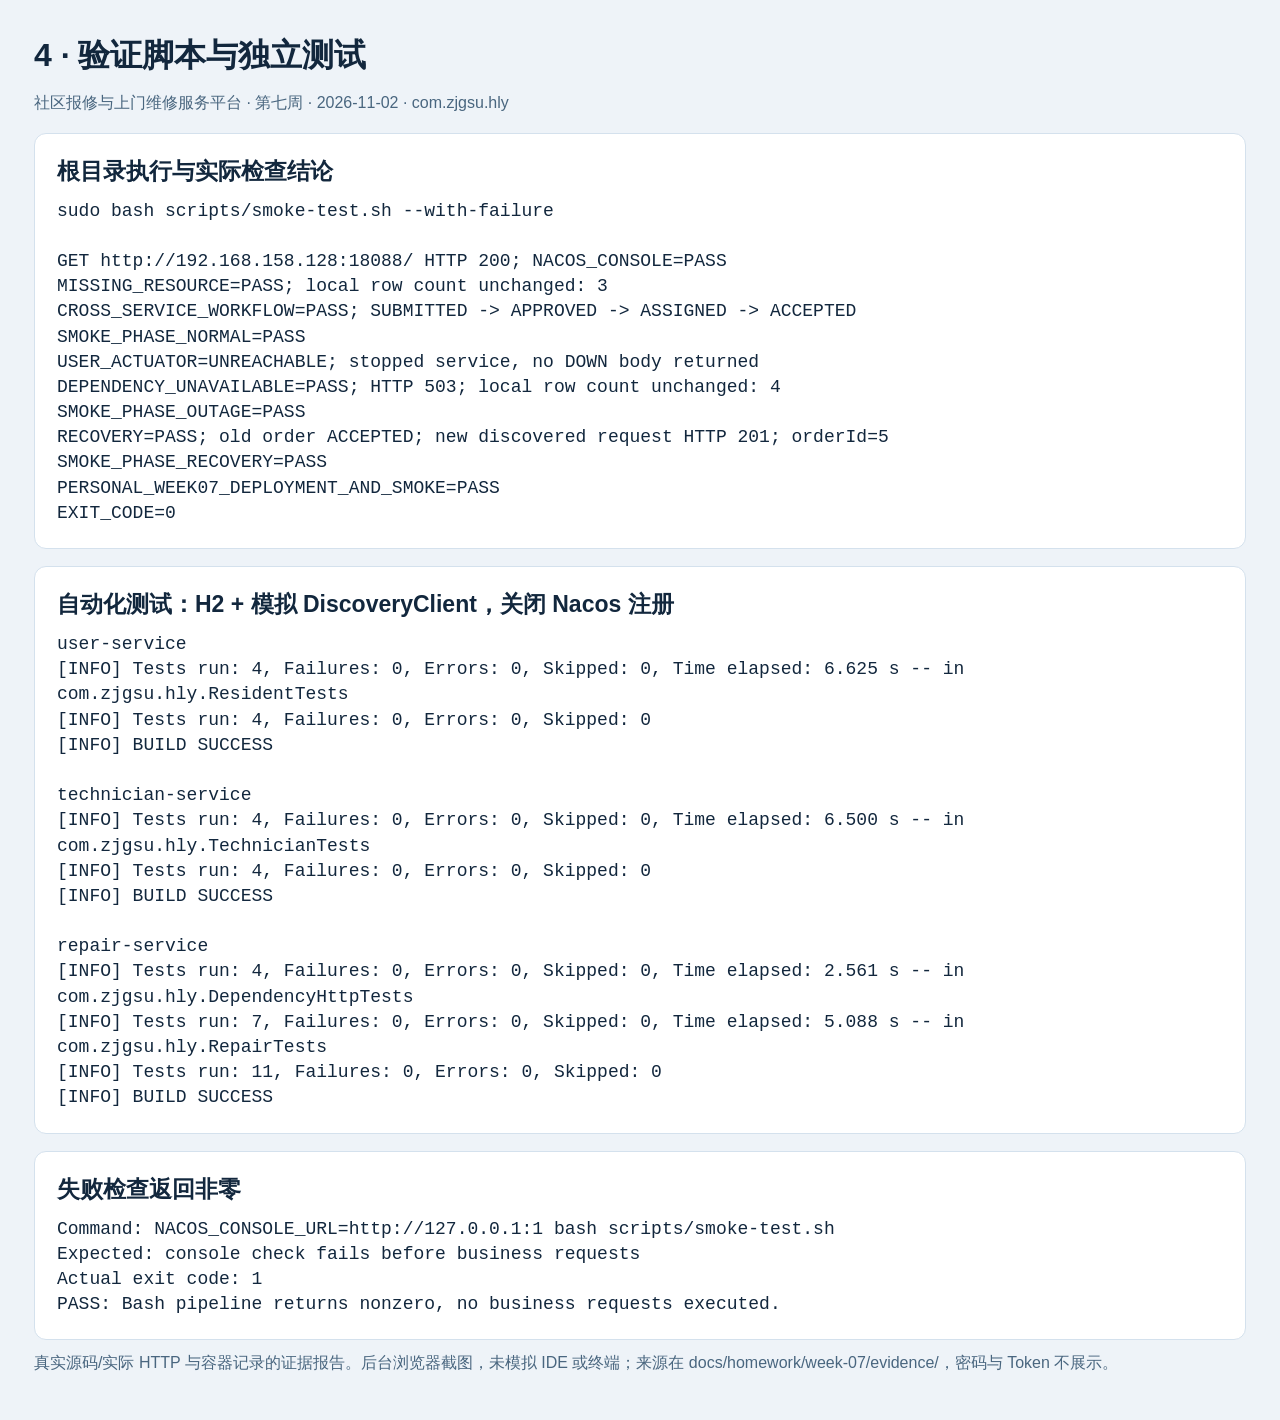
<file: docs/homework/week-07/evidence/pages/04-script-tests.html>
<!doctype html><meta charset="utf-8"><style>body{margin:0;padding:34px;background:#eef3f8;color:#12273d;font:20px "Microsoft YaHei",sans-serif}h1{font-size:32px;margin:0 0 12px}h2{font-size:23px;margin:0 0 12px}p{line-height:1.6;margin:10px 0}.card{background:white;border:1px solid #d4e1ed;border-radius:12px;padding:22px;margin-top:17px}pre{white-space:pre-wrap;word-break:break-word;margin:0;font:18px/1.4 Consolas,"Microsoft YaHei",monospace}table{border-collapse:collapse;width:100%;font-size:20px}th,td{text-align:left;padding:12px;border-bottom:1px solid #dde5ef}.small{font-size:16px;color:#49667f}.ok{color:#087c63}</style><h1>4 · 验证脚本与独立测试</h1><p class="small">社区报修与上门维修服务平台 · 第七周 · 2026-11-02 · com.zjgsu.hly</p><div class="card"><h2>根目录执行与实际检查结论</h2><pre>sudo bash scripts/smoke-test.sh --with-failure

GET http://192.168.158.128:18088/ HTTP 200; NACOS_CONSOLE=PASS
MISSING_RESOURCE=PASS; local row count unchanged: 3
CROSS_SERVICE_WORKFLOW=PASS; SUBMITTED -&gt; APPROVED -&gt; ASSIGNED -&gt; ACCEPTED
SMOKE_PHASE_NORMAL=PASS
USER_ACTUATOR=UNREACHABLE; stopped service, no DOWN body returned
DEPENDENCY_UNAVAILABLE=PASS; HTTP 503; local row count unchanged: 4
SMOKE_PHASE_OUTAGE=PASS
RECOVERY=PASS; old order ACCEPTED; new discovered request HTTP 201; orderId=5
SMOKE_PHASE_RECOVERY=PASS
PERSONAL_WEEK07_DEPLOYMENT_AND_SMOKE=PASS
EXIT_CODE=0</pre></div><div class="card"><h2>自动化测试：H2 + 模拟 DiscoveryClient，关闭 Nacos 注册</h2><pre>user-service
[INFO] Tests run: 4, Failures: 0, Errors: 0, Skipped: 0, Time elapsed: 6.625 s -- in com.zjgsu.hly.ResidentTests
[INFO] Tests run: 4, Failures: 0, Errors: 0, Skipped: 0
[INFO] BUILD SUCCESS

technician-service
[INFO] Tests run: 4, Failures: 0, Errors: 0, Skipped: 0, Time elapsed: 6.500 s -- in com.zjgsu.hly.TechnicianTests
[INFO] Tests run: 4, Failures: 0, Errors: 0, Skipped: 0
[INFO] BUILD SUCCESS

repair-service
[INFO] Tests run: 4, Failures: 0, Errors: 0, Skipped: 0, Time elapsed: 2.561 s -- in com.zjgsu.hly.DependencyHttpTests
[INFO] Tests run: 7, Failures: 0, Errors: 0, Skipped: 0, Time elapsed: 5.088 s -- in com.zjgsu.hly.RepairTests
[INFO] Tests run: 11, Failures: 0, Errors: 0, Skipped: 0
[INFO] BUILD SUCCESS
</pre></div><div class="card"><h2>失败检查返回非零</h2><pre>Command: NACOS_CONSOLE_URL=http://127.0.0.1:1 bash scripts/smoke-test.sh
Expected: console check fails before business requests
Actual exit code: 1
PASS: Bash pipeline returns nonzero, no business requests executed.
</pre></div><p class="small">真实源码/实际 HTTP 与容器记录的证据报告。后台浏览器截图，未模拟 IDE 或终端；来源在 docs/homework/week-07/evidence/，密码与 Token 不展示。</p>
</file>
